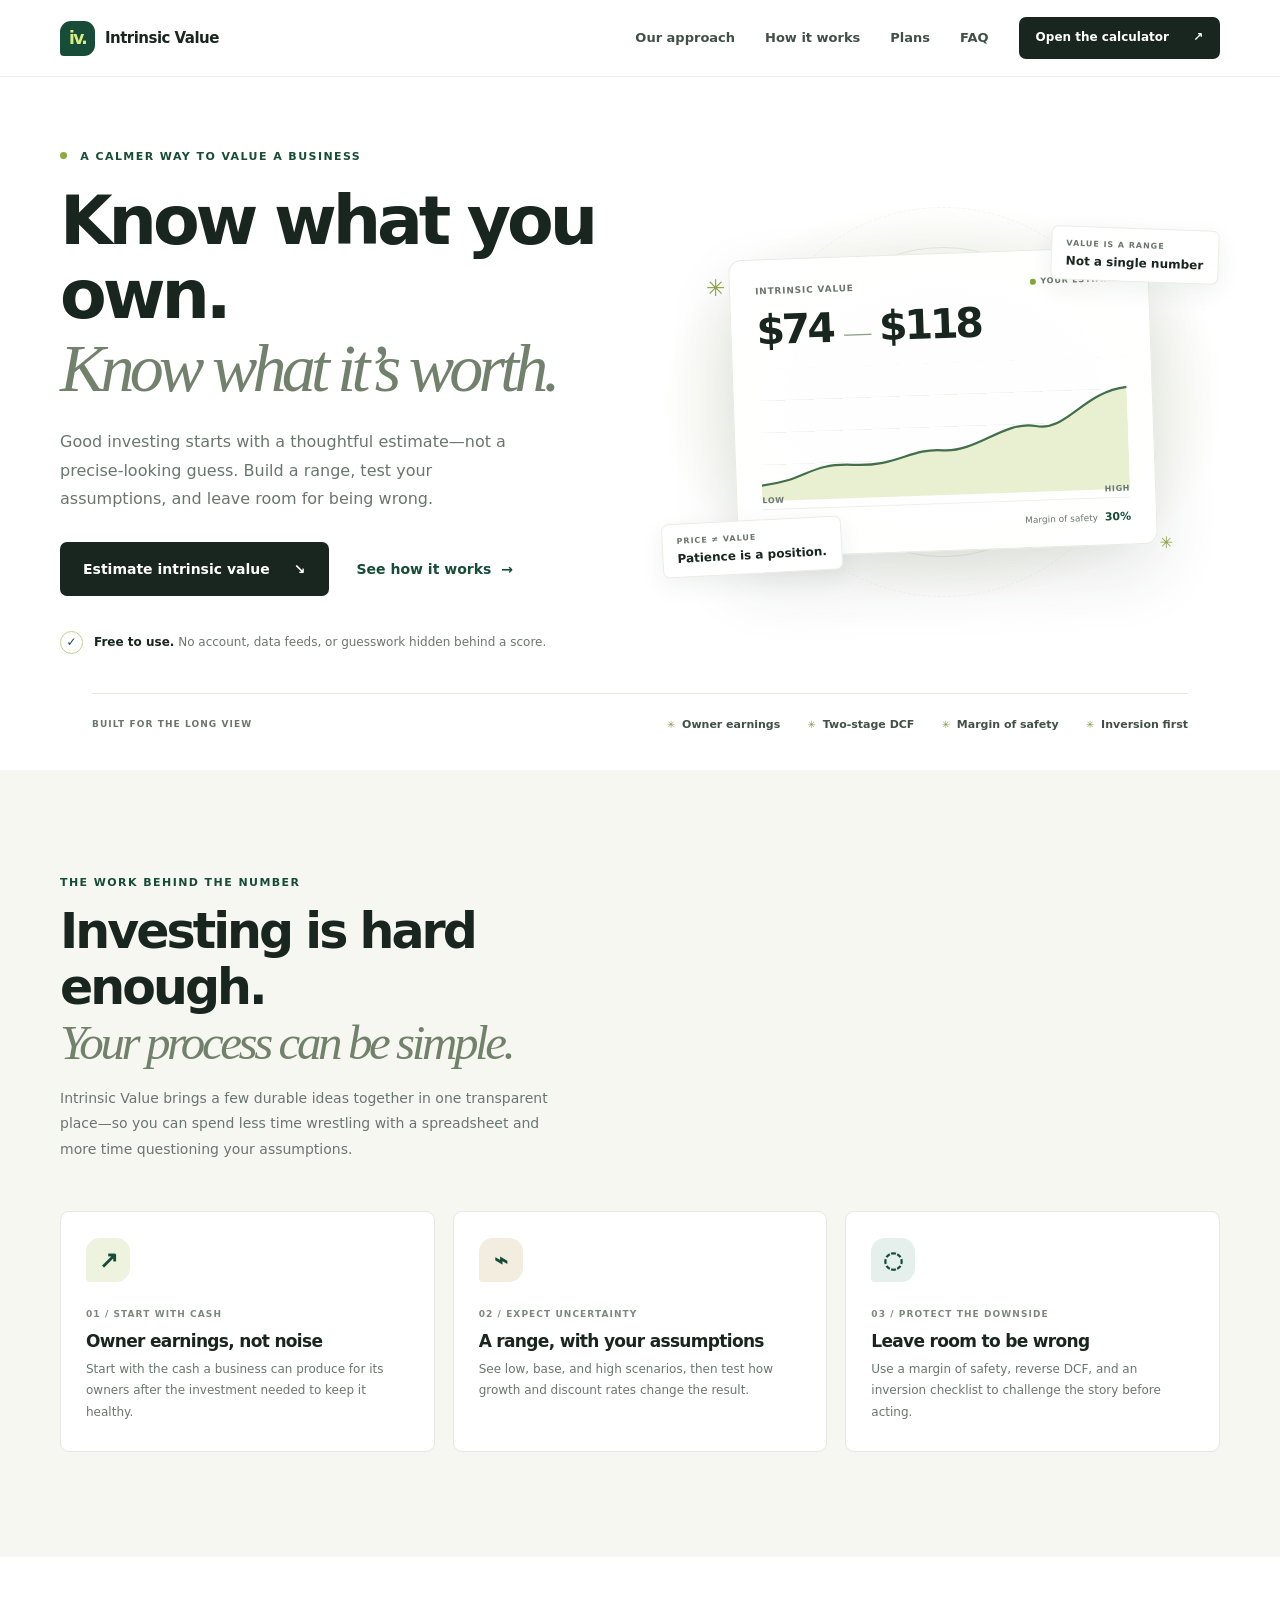
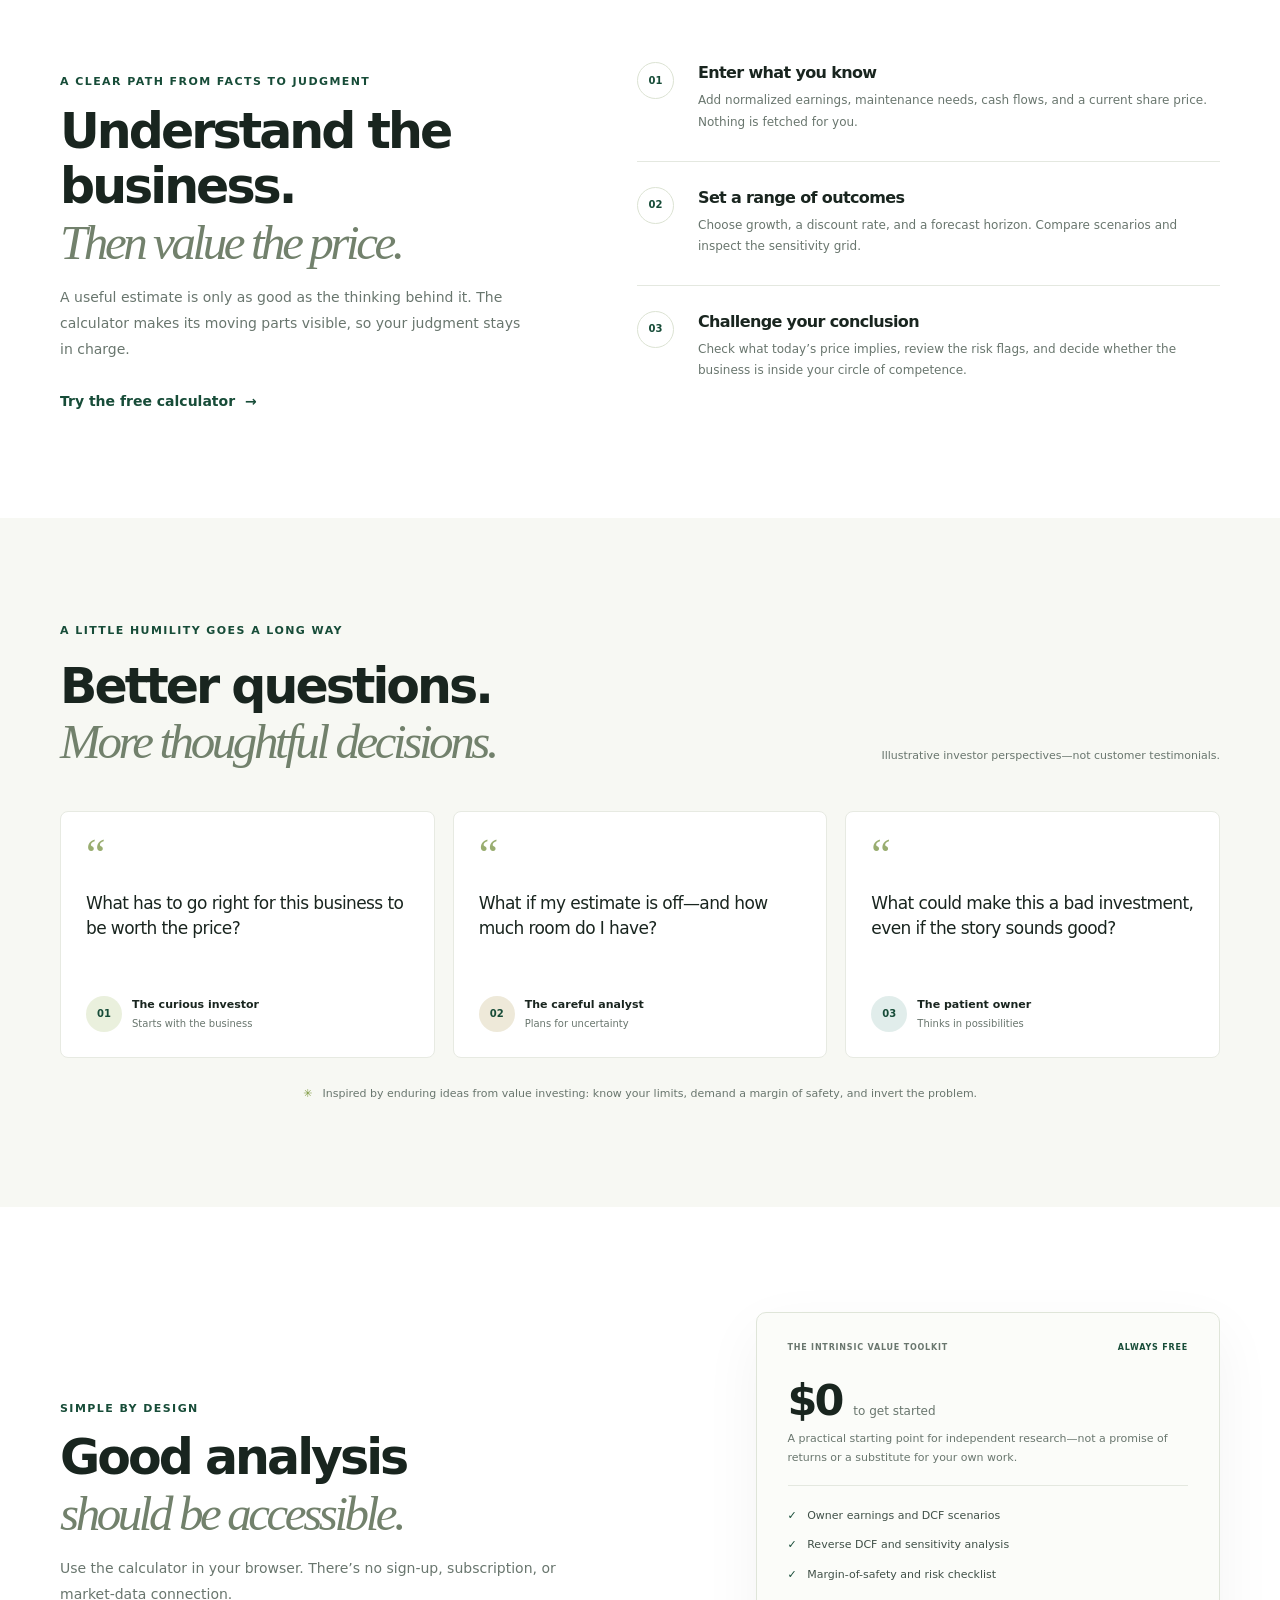
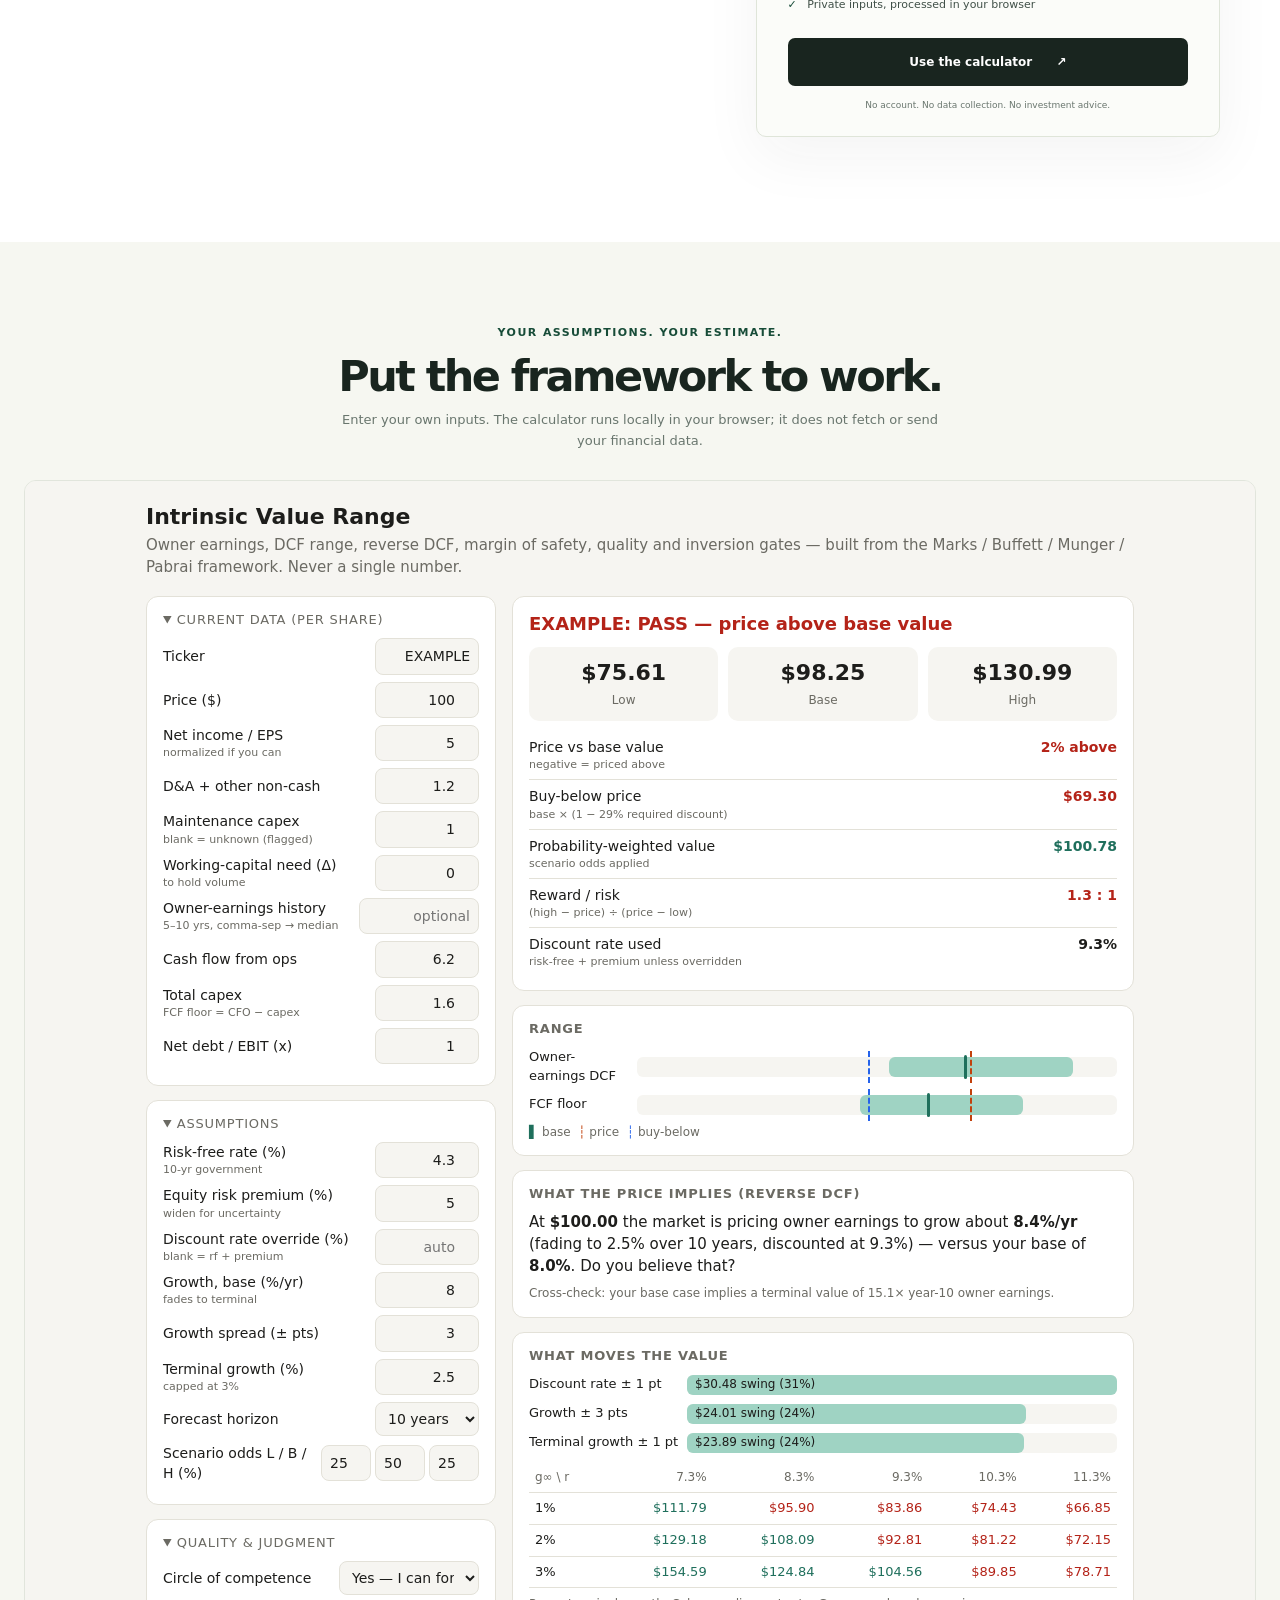
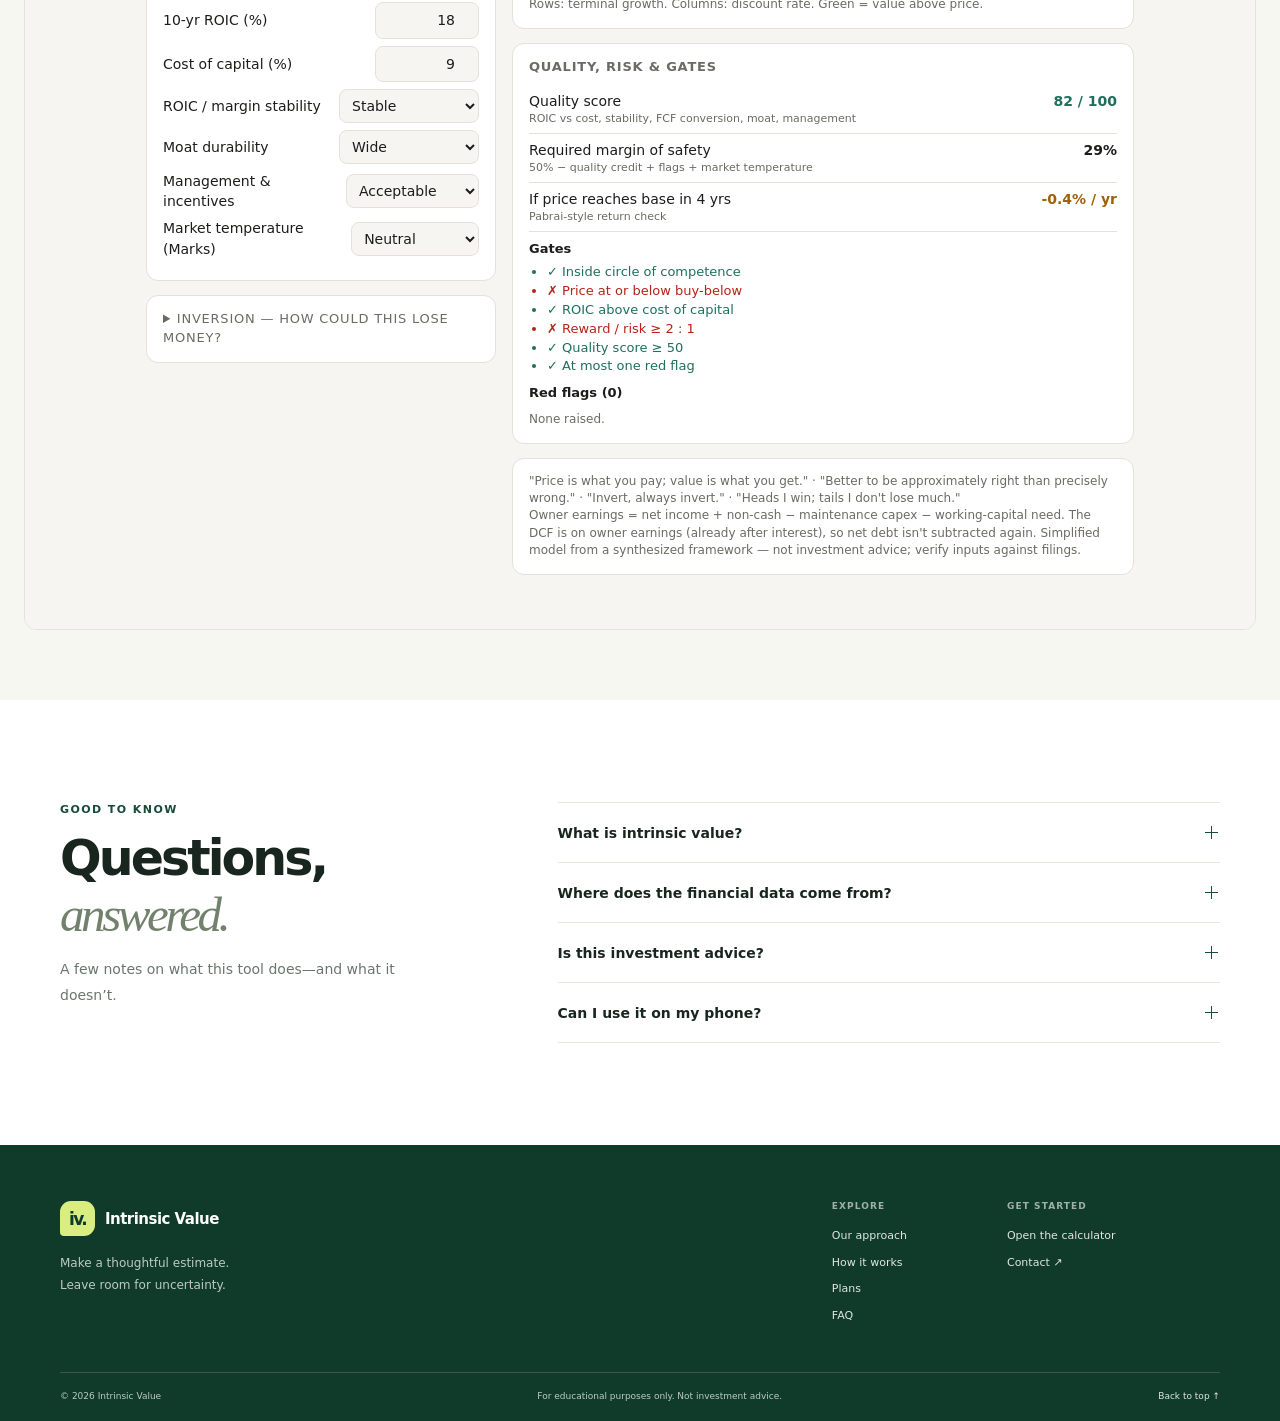
<file: index.html>
<!doctype html>
<html lang="en">
  <head>
    <meta charset="utf-8">
    <meta name="viewport" content="width=device-width, initial-scale=1">
    <meta name="description" content="Estimate a thoughtful range of intrinsic value with a free, transparent owner-earnings calculator.">
    <meta name="theme-color" content="#f6f5ef">
    <title>Intrinsic Value — Invest with a margin of safety</title>
    <link rel="stylesheet" href="styles.css">
    <script src="script.js" defer></script>
  </head>
  <body>
    <a class="skip-link" href="#main">Skip to content</a>
    <header class="site-header">
      <div class="nav-wrap">
        <a class="brand" href="#home" aria-label="Intrinsic Value home">
          <span class="brand-mark" aria-hidden="true">iv.</span>
          <span>Intrinsic Value</span>
        </a>
        <button class="menu-toggle" type="button" aria-expanded="false" aria-controls="site-nav">
          <span class="menu-icon" aria-hidden="true"></span>
          <span class="sr-only">Toggle navigation</span>
        </button>
        <nav class="site-nav" id="site-nav" aria-label="Main navigation">
          <a href="#approach">Our approach</a>
          <a href="#how-it-works">How it works</a>
          <a href="#pricing">Plans</a>
          <a href="#faq">FAQ</a>
          <a class="button button-small button-dark" href="#calculator">Open the calculator <span aria-hidden="true">↗</span></a>
        </nav>
      </div>
    </header>

    <main id="main">
      <section class="hero section-wrap" id="home">
        <div class="hero-copy">
          <p class="eyebrow"><span class="eyebrow-dot"></span> A calmer way to value a business</p>
          <h1>Know what you own.<br><span>Know what it’s worth.</span></h1>
          <p class="hero-intro">Good investing starts with a thoughtful estimate—not a precise-looking guess. Build a range, test your assumptions, and leave room for being wrong.</p>
          <div class="hero-actions">
            <a class="button button-dark" href="#calculator">Estimate intrinsic value <span aria-hidden="true">↘</span></a>
            <a class="text-link" href="#how-it-works">See how it works <span aria-hidden="true">→</span></a>
          </div>
          <div class="hero-proof">
            <span class="proof-icon" aria-hidden="true">✓</span>
            <p><strong>Free to use.</strong> No account, data feeds, or guesswork hidden behind a score.</p>
          </div>
        </div>
        <div class="hero-art" aria-label="Illustration of a business valuation range">
          <div class="art-orbit orbit-one"></div>
          <div class="art-orbit orbit-two"></div>
          <div class="art-note note-top"><span>VALUE IS A RANGE</span><b>Not a single number</b></div>
          <div class="art-card">
            <div class="art-card-head"><span>INTRINSIC VALUE</span><span class="art-live"><i></i> YOUR ESTIMATE</span></div>
            <div class="art-value">$74 <span>—</span> $118</div>
            <div class="art-chart" aria-hidden="true">
              <div class="chart-grid"></div>
              <svg viewBox="0 0 420 130" role="img" aria-label="Illustrative rising owner earnings curve">
                <path class="chart-fill" d="M0 112 C52 108 54 88 105 92 S170 75 208 79 S280 47 315 55 S370 18 420 14 V130 H0Z"></path>
                <path class="chart-line" d="M0 112 C52 108 54 88 105 92 S170 75 208 79 S280 47 315 55 S370 18 420 14"></path>
              </svg>
              <span class="chart-label label-low">LOW</span><span class="chart-label label-high">HIGH</span>
            </div>
            <div class="art-card-foot"><span>Owner earnings</span><span>Margin of safety <b>30%</b></span></div>
          </div>
          <div class="art-note note-bottom"><span>PRICE ≠ VALUE</span><b>Patience is a position.</b></div>
          <span class="art-spark spark-one" aria-hidden="true">✳</span>
          <span class="art-spark spark-two" aria-hidden="true">✳</span>
        </div>
        <div class="hero-bottom">
          <span>BUILT FOR THE LONG VIEW</span>
          <div><span>Owner earnings</span><span>Two-stage DCF</span><span>Margin of safety</span><span>Inversion first</span></div>
        </div>
      </section>

      <section class="section section-cream" id="approach">
        <div class="section-wrap">
          <div class="section-heading">
            <p class="eyebrow">The work behind the number</p>
            <h2>Investing is hard enough.<br><span>Your process can be simple.</span></h2>
            <p>Intrinsic Value brings a few durable ideas together in one transparent place—so you can spend less time wrestling with a spreadsheet and more time questioning your assumptions.</p>
          </div>
          <div class="feature-grid">
            <article class="feature-card">
              <span class="feature-icon icon-earnings" aria-hidden="true">↗</span>
              <p class="card-number">01 / START WITH CASH</p>
              <h3>Owner earnings, not noise</h3>
              <p>Start with the cash a business can produce for its owners after the investment needed to keep it healthy.</p>
            </article>
            <article class="feature-card">
              <span class="feature-icon icon-range" aria-hidden="true">⌁</span>
              <p class="card-number">02 / EXPECT UNCERTAINTY</p>
              <h3>A range, with your assumptions</h3>
              <p>See low, base, and high scenarios, then test how growth and discount rates change the result.</p>
            </article>
            <article class="feature-card">
              <span class="feature-icon icon-safety" aria-hidden="true">◌</span>
              <p class="card-number">03 / PROTECT THE DOWNSIDE</p>
              <h3>Leave room to be wrong</h3>
              <p>Use a margin of safety, reverse DCF, and an inversion checklist to challenge the story before acting.</p>
            </article>
          </div>
        </div>
      </section>

      <section class="section process-section" id="how-it-works">
        <div class="section-wrap process-layout">
          <div class="section-heading process-heading">
            <p class="eyebrow">A clear path from facts to judgment</p>
            <h2>Understand the business.<br><span>Then value the price.</span></h2>
            <p>A useful estimate is only as good as the thinking behind it. The calculator makes its moving parts visible, so your judgment stays in charge.</p>
            <a class="text-link" href="#calculator">Try the free calculator <span aria-hidden="true">→</span></a>
          </div>
          <ol class="steps">
            <li><span class="step-number">01</span><div><h3>Enter what you know</h3><p>Add normalized earnings, maintenance needs, cash flows, and a current share price. Nothing is fetched for you.</p></div></li>
            <li><span class="step-number">02</span><div><h3>Set a range of outcomes</h3><p>Choose growth, a discount rate, and a forecast horizon. Compare scenarios and inspect the sensitivity grid.</p></div></li>
            <li><span class="step-number">03</span><div><h3>Challenge your conclusion</h3><p>Check what today’s price implies, review the risk flags, and decide whether the business is inside your circle of competence.</p></div></li>
          </ol>
        </div>
      </section>

      <section class="section voices-section">
        <div class="section-wrap">
          <div class="voices-heading">
            <div><p class="eyebrow">A little humility goes a long way</p><h2>Better questions.<br><span>More thoughtful decisions.</span></h2></div>
            <p class="voices-note">Illustrative investor perspectives—not customer testimonials.</p>
          </div>
          <div class="voice-grid">
            <blockquote><span class="quote-mark" aria-hidden="true">“</span><p>What has to go right for this business to be worth the price?</p><footer><span class="avatar avatar-one" aria-hidden="true">01</span><span><b>The curious investor</b><small>Starts with the business</small></span></footer></blockquote>
            <blockquote><span class="quote-mark" aria-hidden="true">“</span><p>What if my estimate is off—and how much room do I have?</p><footer><span class="avatar avatar-two" aria-hidden="true">02</span><span><b>The careful analyst</b><small>Plans for uncertainty</small></span></footer></blockquote>
            <blockquote><span class="quote-mark" aria-hidden="true">“</span><p>What could make this a bad investment, even if the story sounds good?</p><footer><span class="avatar avatar-three" aria-hidden="true">03</span><span><b>The patient owner</b><small>Thinks in possibilities</small></span></footer></blockquote>
          </div>
          <p class="principle-note"><span aria-hidden="true">✳</span> Inspired by enduring ideas from value investing: know your limits, demand a margin of safety, and invert the problem.</p>
        </div>
      </section>

      <section class="section pricing-section" id="pricing">
        <div class="section-wrap pricing-layout">
          <div class="section-heading">
            <p class="eyebrow">Simple by design</p>
            <h2>Good analysis<br><span>should be accessible.</span></h2>
            <p>Use the calculator in your browser. There’s no sign-up, subscription, or market-data connection.</p>
          </div>
          <article class="price-card">
            <div class="price-top"><span>THE INTRINSIC VALUE TOOLKIT</span><span class="price-badge">ALWAYS FREE</span></div>
            <p class="price-amount">$0 <span>to get started</span></p>
            <p class="price-description">A practical starting point for independent research—not a promise of returns or a substitute for your own work.</p>
            <ul>
              <li><span aria-hidden="true">✓</span> Owner earnings and DCF scenarios</li>
              <li><span aria-hidden="true">✓</span> Reverse DCF and sensitivity analysis</li>
              <li><span aria-hidden="true">✓</span> Margin-of-safety and risk checklist</li>
              <li><span aria-hidden="true">✓</span> Private inputs, processed in your browser</li>
            </ul>
            <a class="button button-dark button-wide" href="#calculator">Use the calculator <span aria-hidden="true">↗</span></a>
            <p class="price-footnote">No account. No data collection. No investment advice.</p>
          </article>
        </div>
      </section>

      <section class="calculator-section" id="calculator">
        <div class="section-wrap calculator-intro">
          <p class="eyebrow">Your assumptions. Your estimate.</p>
          <h2>Put the framework to work.</h2>
          <p>Enter your own inputs. The calculator runs locally in your browser; it does not fetch or send your financial data.</p>
        </div>
        <div class="calculator-frame-wrap">
          <iframe id="calculator-frame" title="Interactive intrinsic value calculator" src="calculator.html" loading="lazy"></iframe>
        </div>
      </section>

      <section class="section faq-section" id="faq">
        <div class="section-wrap faq-layout">
          <div class="section-heading">
            <p class="eyebrow">Good to know</p>
            <h2>Questions, <span>answered.</span></h2>
            <p>A few notes on what this tool does—and what it doesn’t.</p>
          </div>
          <div class="faq-list">
            <article class="faq-item">
              <h3><button type="button" aria-expanded="false" aria-controls="faq-answer-1" id="faq-question-1">What is intrinsic value?<span aria-hidden="true"></span></button></h3>
              <div class="faq-answer" id="faq-answer-1" role="region" aria-labelledby="faq-question-1" hidden><p>It’s an estimate of the value of a business based on the cash it may generate for owners over time. Because future cash flows are uncertain, this tool shows a range rather than claiming there is one exact answer.</p></div>
            </article>
            <article class="faq-item">
              <h3><button type="button" aria-expanded="false" aria-controls="faq-answer-2" id="faq-question-2">Where does the financial data come from?<span aria-hidden="true"></span></button></h3>
              <div class="faq-answer" id="faq-answer-2" role="region" aria-labelledby="faq-question-2" hidden><p>You provide every input. The calculator does not connect to market feeds, fetch company filings, or transmit your entries. Verify figures against current primary sources before using them.</p></div>
            </article>
            <article class="faq-item">
              <h3><button type="button" aria-expanded="false" aria-controls="faq-answer-3" id="faq-question-3">Is this investment advice?<span aria-hidden="true"></span></button></h3>
              <div class="faq-answer" id="faq-answer-3" role="region" aria-labelledby="faq-question-3" hidden><p>No. It is an educational decision-support tool, not a recommendation to buy or sell a security. The output depends on your assumptions and can be wrong.</p></div>
            </article>
            <article class="faq-item">
              <h3><button type="button" aria-expanded="false" aria-controls="faq-answer-4" id="faq-question-4">Can I use it on my phone?<span aria-hidden="true"></span></button></h3>
              <div class="faq-answer" id="faq-answer-4" role="region" aria-labelledby="faq-question-4" hidden><p>Yes. The site and calculator are designed to adapt to narrow screens. For detailed sensitivity tables, you can scroll horizontally within the table on smaller devices.</p></div>
            </article>
          </div>
        </div>
      </section>
    </main>

    <footer class="site-footer" id="contact">
      <div class="section-wrap footer-main">
        <div class="footer-brand"><a class="brand brand-light" href="#home"><span class="brand-mark" aria-hidden="true">iv.</span><span>Intrinsic Value</span></a><p>Make a thoughtful estimate.<br>Leave room for uncertainty.</p></div>
        <div class="footer-links"><div><h2>Explore</h2><a href="#approach">Our approach</a><a href="#how-it-works">How it works</a><a href="#pricing">Plans</a><a href="#faq">FAQ</a></div><div><h2>Get started</h2><a href="#calculator">Open the calculator</a><a href="mailto:hello@intrinsicvalue.example">Contact <span aria-hidden="true">↗</span></a></div></div>
      </div>
      <div class="section-wrap footer-bottom"><span>© <span id="current-year">2026</span> Intrinsic Value</span><span>For educational purposes only. Not investment advice.</span><a href="#home">Back to top ↑</a></div>
    </footer>
  </body>
</html>
</file>
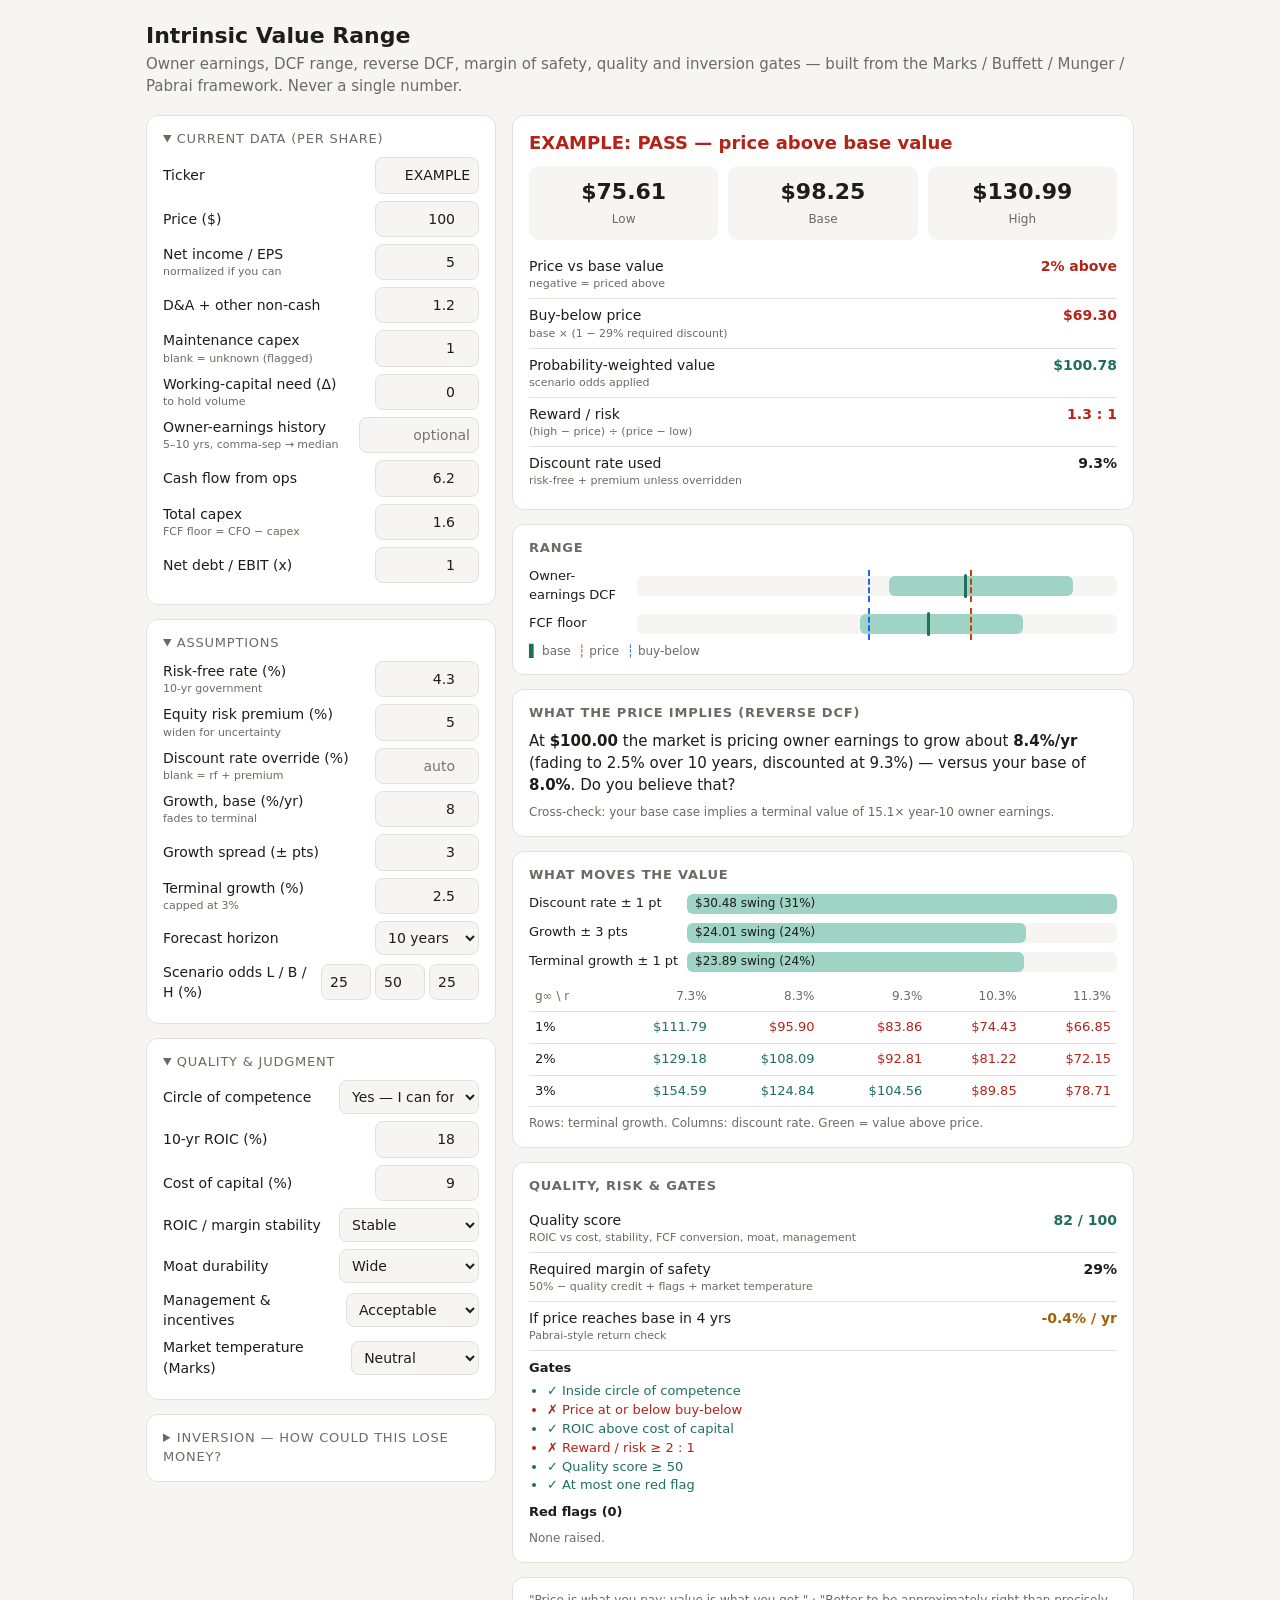
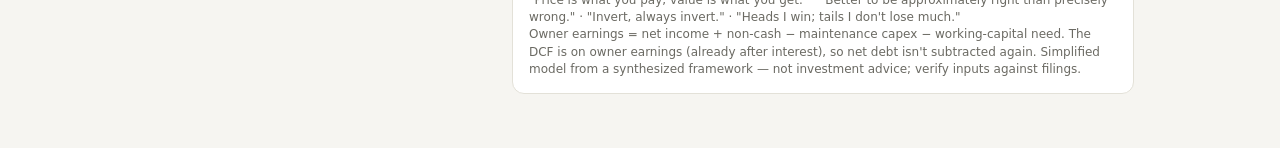
<file: calculator.html>
<!DOCTYPE html>
<html lang="en"><head><meta charset="utf-8">
<meta name="viewport" content="width=device-width, initial-scale=1, viewport-fit=cover">
<title>Intrinsic Value Range</title>
<style>
:root{--bg:#f6f5f1;--card:#fff;--ink:#1d1d1b;--mut:#6b6a63;--line:#e3e1d8;--acc:#1f6f5c;--bar:#9fd3c3;--base:#1f6f5c;--price:#c2410c;--buy:#2563eb;--bad:#b42318;--good:#1f6f5c;--warn:#a16207;
box-sizing:border-box;padding-top:env(safe-area-inset-top,0px);padding-bottom:env(safe-area-inset-bottom,0px)}
@media (prefers-color-scheme:dark){:root:not([data-theme="light"]){--bg:#121513;--card:#1b1f1c;--ink:#ecebe4;--mut:#9a9a90;--line:#2c322d;--acc:#5fc4a8;--bar:#2d5a4d;--base:#5fc4a8;--price:#fb923c;--buy:#60a5fa;--bad:#f87171;--good:#5fc4a8;--warn:#fbbf24}}
:root[data-theme="dark"]{--bg:#121513;--card:#1b1f1c;--ink:#ecebe4;--mut:#9a9a90;--line:#2c322d;--acc:#5fc4a8;--bar:#2d5a4d;--base:#5fc4a8;--price:#fb923c;--buy:#60a5fa;--bad:#f87171;--good:#5fc4a8;--warn:#fbbf24}
*{box-sizing:border-box}html{scroll-padding-top:env(safe-area-inset-top,0px)}
body{margin:0;background:var(--bg);color:var(--ink);font:15px/1.45 system-ui,-apple-system,"Segoe UI",Roboto,sans-serif}
main{max-width:1020px;margin:0 auto;padding:20px 16px 40px}
h1{font-size:22px;margin:0 0 2px}p.sub{color:var(--mut);margin:0 0 18px}
.grid{display:grid;grid-template-columns:minmax(0,350px) minmax(0,1fr);gap:16px;align-items:start}
@media(max-width:780px){.grid{grid-template-columns:1fr}}
.card{background:var(--card);border:1px solid var(--line);border-radius:12px;padding:14px 16px;margin-bottom:14px}
h2,summary{font-size:13px;text-transform:uppercase;letter-spacing:.06em;color:var(--mut);margin:0 0 8px;cursor:default}
summary{cursor:pointer;margin:0}details[open] summary{margin-bottom:8px}
label{display:flex;justify-content:space-between;align-items:center;gap:10px;margin:7px 0;font-size:14px}
label small{display:block;color:var(--mut);font-size:11px}
input,select{width:104px;padding:7px 8px;border:1px solid var(--line);border-radius:8px;background:var(--bg);color:var(--ink);font:inherit;text-align:right}
select{width:140px;text-align:left}
input:focus,select:focus{outline:2px solid var(--acc);outline-offset:1px}
.ck{justify-content:flex-start;gap:8px;margin:5px 0;font-size:13px}.ck input{width:auto}
.sig{font-size:18px;font-weight:700;margin-bottom:10px}
.hero{display:grid;grid-template-columns:repeat(3,1fr);gap:10px;text-align:center}
.hero div{background:var(--bg);border-radius:10px;padding:10px 4px}
.hero b{display:block;font-size:22px}.hero i{font-style:normal;font-size:12px;color:var(--mut)}
.kv{display:flex;justify-content:space-between;gap:10px;padding:6px 0;border-bottom:1px solid var(--line);font-size:14px}.kv:last-child{border:0}
.kv span small{display:block;color:var(--mut);font-size:11px}.kv b{white-space:nowrap}
.row{display:grid;grid-template-columns:100px 1fr;gap:8px;align-items:center;margin:9px 0;font-size:13px}
.track{position:relative;height:20px;background:var(--bg);border-radius:6px}
.bar{position:absolute;top:0;height:100%;background:var(--bar);border-radius:6px}
.mk{position:absolute;top:-2px;width:3px;height:24px;background:var(--base);border-radius:2px}
.pl{position:absolute;top:-6px;bottom:-6px;width:0;border-left:2px dashed var(--price)}.bl{border-color:var(--buy)}
.leg{font-size:12px;color:var(--mut);margin-top:8px}
.scroll{overflow-x:auto}table{width:100%;border-collapse:collapse;font-size:13px}
th,td{padding:6px;text-align:right;border-bottom:1px solid var(--line);white-space:nowrap}th:first-child,td:first-child{text-align:left}th{color:var(--mut);font-weight:500;font-size:12px}
.g{color:var(--good)}.b{color:var(--bad)}.w{color:var(--warn)}
.note{font-size:12px;color:var(--mut);margin-top:8px}ul.fl{margin:4px 0 0;padding-left:18px;font-size:13px}
</style></head><body><main>
<h1>Intrinsic Value Range</h1>
<p class="sub">Owner earnings, DCF range, reverse DCF, margin of safety, quality and inversion gates — built from the Marks / Buffett / Munger / Pabrai framework. Never a single number.</p>
<div class="grid">
<div>
 <div class="card"><details open><summary>Current data (per share)</summary>
  <label>Ticker<input id="tk" type="text" value="EXAMPLE" style="text-transform:uppercase"></label>
  <label>Price ($)<input id="px" type="number" step="any" value="100"></label>
  <label><span>Net income / EPS<small>normalized if you can</small></span><input id="eps" type="number" step="any" value="5"></label>
  <label><span>D&amp;A + other non-cash</span><input id="da" type="number" step="any" value="1.2"></label>
  <label><span>Maintenance capex<small>blank = unknown (flagged)</small></span><input id="mx" type="number" step="any" value="1"></label>
  <label><span>Working-capital need (Δ)<small>to hold volume</small></span><input id="dwc" type="number" step="any" value="0"></label>
  <label><span>Owner-earnings history<small>5–10 yrs, comma-sep → median</small></span><input id="hist" type="text" placeholder="optional" style="width:120px"></label>
  <label><span>Cash flow from ops</span><input id="cfo" type="number" step="any" value="6.2"></label>
  <label><span>Total capex<small>FCF floor = CFO − capex</small></span><input id="cx" type="number" step="any" value="1.6"></label>
  <label><span>Net debt / EBIT (x)</span><input id="ndx" type="number" step="any" value="1"></label>
 </details></div>
 <div class="card"><details open><summary>Assumptions</summary>
  <label><span>Risk-free rate (%)<small>10-yr government</small></span><input id="rf" type="number" step="any" value="4.3"></label>
  <label><span>Equity risk premium (%)<small>widen for uncertainty</small></span><input id="erp" type="number" step="any" value="5"></label>
  <label><span>Discount rate override (%)<small>blank = rf + premium</small></span><input id="rov" type="number" step="any" placeholder="auto"></label>
  <label><span>Growth, base (%/yr)<small>fades to terminal</small></span><input id="g" type="number" step="any" value="8"></label>
  <label><span>Growth spread (± pts)</span><input id="sp" type="number" step="any" value="3"></label>
  <label><span>Terminal growth (%)<small>capped at 3%</small></span><input id="tg" type="number" step="any" value="2.5"></label>
  <label>Forecast horizon<select id="n" style="width:104px"><option value="5">5 years</option><option value="7">7 years</option><option value="10" selected>10 years</option></select></label>
  <label><span>Scenario odds L / B / H (%)</span><span style="display:flex;gap:4px"><input id="wl" type="number" value="25" style="width:50px"><input id="wb" type="number" value="50" style="width:50px"><input id="wh" type="number" value="25" style="width:50px"></span></label>
 </details></div>
 <div class="card"><details open><summary>Quality &amp; judgment</summary>
  <label>Circle of competence<select id="cc"><option value="2">Yes — I can forecast it</option><option value="1">Partly</option><option value="0">No — too hard</option></select></label>
  <label><span>10-yr ROIC (%)</span><input id="roic" type="number" step="any" value="18"></label>
  <label><span>Cost of capital (%)</span><input id="wacc" type="number" step="any" value="9"></label>
  <label>ROIC / margin stability<select id="stab"><option value="0">Volatile</option><option value="1">Mixed</option><option value="2" selected>Stable</option></select></label>
  <label>Moat durability<select id="moat"><option value="0">None / weak</option><option value="1">Narrow</option><option value="2" selected>Wide</option><option value="3">Exceptional</option></select></label>
  <label>Management &amp; incentives<select id="mg"><option value="0">Poor</option><option value="1" selected>Acceptable</option><option value="2">Excellent</option></select></label>
  <label>Market temperature (Marks)<select id="tp"><option value="-3">Fearful</option><option value="0" selected>Neutral</option><option value="3">Optimistic</option><option value="6">Euphoric</option></select></label>
 </details></div>
 <div class="card"><details><summary>Inversion — how could this lose money?</summary><div id="inv"></div></details></div>
</div>
<div>
 <div class="card"><div class="sig" id="sig"></div>
  <div class="hero"><div><b id="hl">–</b><i>Low</i></div><div><b id="hb">–</b><i>Base</i></div><div><b id="hh">–</b><i>High</i></div></div>
  <div style="margin-top:10px" id="kv"></div></div>
 <div class="card"><h2>Range</h2><div id="ff"></div><div class="leg"><span style="color:var(--base)">▌</span> base &nbsp;<span style="color:var(--price)">┆</span> price &nbsp;<span style="color:var(--buy)">┆</span> buy-below</div></div>
 <div class="card"><h2>What the price implies (reverse DCF)</h2><div id="rev"></div></div>
 <div class="card"><h2>What moves the value</h2><div id="drv"></div>
  <div class="scroll" style="margin-top:10px"><table id="sens"></table></div>
  <div class="note">Rows: terminal growth. Columns: discount rate. Green = value above price.</div></div>
 <div class="card"><h2>Quality, risk &amp; gates</h2><div id="qr"></div></div>
 <div class="card note" style="margin-top:0">"Price is what you pay; value is what you get." · "Better to be approximately right than precisely wrong." · "Invert, always invert." · "Heads I win; tails I don't lose much."<br>Owner earnings = net income + non-cash − maintenance capex − working-capital need. The DCF is on owner earnings (already after interest), so net debt isn't subtracted again. Simplified model from a synthesized framework — not investment advice; verify inputs against filings.</div>
</div></div>
<script>
const $=i=>document.getElementById(i),N=i=>parseFloat($(i).value),ok=x=>isFinite(x)&&x>0,cl=(x,a,b)=>Math.min(b,Math.max(a,x));
const fm=x=>ok(x)?'$'+x.toLocaleString(undefined,{minimumFractionDigits:2,maximumFractionDigits:2}):'n/a';
const INV=['Leverage / refinancing cliff','Obsolescence or disruption','Fraud or aggressive accounting','Key-man dependence','Heavy cyclicality','Commodity price-taker, no cost edge','Serial acquisitions / dilution','"This time it\'s different" narrative'];
$('inv').innerHTML=INV.map((t,i)=>`<label class="ck"><input type="checkbox" class="iv" value="${t.replace(/"/g,'&quot;')}"> ${t}</label>`).join('');
function dcf(oe,g,r,tg,n){if(!ok(oe)||!isFinite(r)||r<=tg)return null;let f=oe,pv=0;for(let t=1;t<=n;t++){f*=1+(n>1?g+(tg-g)*(t-1)/(n-1):g);pv+=f/Math.pow(1+r,t)}const tv=f*(1+tg)/(r-tg);return{v:pv+tv/Math.pow(1+r,n),m:tv/f}}
const V=(...a)=>{const o=dcf(...a);return o?o.v:NaN};
const med=a=>{const s=[...a].sort((x,y)=>x-y),m=s.length>>1;return s.length%2?s[m]:(s[m-1]+s[m])/2};
function calc(){
 const px=N('px'),eps=N('eps'),da=N('da')||0,mxv=$('mx').value.trim(),mx=parseFloat(mxv)||0,dwc=N('dwc')||0;
 const hist=$('hist').value.split(/[,\s]+/).map(parseFloat).filter(isFinite);
 const oe=hist.length>=3?med(hist):eps+da-mx-dwc;
 const ov=N('rov'),r=ov>0?ov/100:(N('rf')+N('erp'))/100,n=+$('n').value,g=N('g')/100,sp=N('sp')/100,tgIn=N('tg')/100,tg=Math.min(tgIn,.03);
 const gs=[g-sp,g,g+sp],rs=[r+.01,r,r-.01],sc=f=>[0,1,2].map(i=>V(f,gs[i],rs[i],tg,n));
 const v=sc(oe),fcf=N('cfo')-N('cx'),fv=ok(fcf)?sc(fcf):[NaN,NaN,NaN],okv=v.every(ok);
 // quality
 const roic=N('roic'),cc=N('wacc'),conv=ok(fcf)&&ok(eps)?fcf/eps:NaN;
 const q=cl((roic-cc)/10,0,1)*30+(+$('stab').value)/2*20+cl(((isFinite(conv)?conv:.8)-.5)/.5,0,1)*20+(+$('moat').value)/3*20+(+$('mg').value)/2*10;
 // flags
 const auto=[];
 if(isFinite(conv)&&conv<.8)auto.push('FCF / net income below 0.8');
 if(ok(N('cx'))&&ok(da)&&N('cx')/da>1.5)auto.push('Capex / D&A above 1.5 — heavy reinvestment');
 if(!mxv)auto.push('Maintenance capex unknown');
 if(roic<cc)auto.push('ROIC below cost of capital — growth destroys value');
 if(tgIn>.03)auto.push('Terminal growth above 3% was capped to 3%');
 if(N('ndx')>3)auto.push('Net debt / EBIT above 3x');
 const man=[...document.querySelectorAll('.iv:checked')].map(e=>e.value),flags=[...auto,...man];
 const need=cl(50-q/100*25+3*man.length+2*auto.length+(+$('tp').value),20,65);
 const out=$('sig'),kv=$('kv');
 if(!okv||!ok(px)){out.textContent='Enter a price and positive owner earnings.';out.className='sig w';['hl','hb','hh'].forEach(i=>$(i).textContent='–');kv.innerHTML='';['ff','rev','drv','qr'].forEach(i=>$(i).innerHTML='');$('sens').innerHTML='';return}
 ['hl','hb','hh'].forEach((id,i)=>$(id).textContent=fm(v[i]));
 const bp=v[1]*(1-need/100),mos=(v[1]-px)/v[1]*100,w=[N('wl'),N('wb'),N('wh')].map(x=>x>0?x:0),ws=w[0]+w[1]+w[2]||1,ev=(w[0]*v[0]+w[1]*v[1]+w[2]*v[2])/ws;
 const asym=px<=v[0]?Infinity:(v[2]-px)/(px-v[0]),ret=Math.pow(v[1]/px,1/4)-1;
 const gates=[['Inside circle of competence',+$('cc').value===2],['Price at or below buy-below',px<=bp],['ROIC above cost of capital',roic>cc],['Reward / risk ≥ 2 : 1',asym>=2],['Quality score ≥ 50',q>=50],['At most one red flag',flags.length<=1]];
 const pass=gates.every(x=>x[1]);let s,c;
 if(+$('cc').value===0){s='PASS — outside circle of competence (too hard)';c='b'}
 else if(pass){s='BUY ZONE — all gates cleared';c='g'}
 else if(px<=v[1]){s='WATCH — below base value, gates not all cleared';c='w'}
 else{s='PASS — price above base value';c='b'}
 out.textContent=($('tk').value||'Stock').toUpperCase()+': '+s;out.className='sig '+c;
 const ln=(t,sm,val,k)=>`<div class="kv"><span>${t}<small>${sm}</small></span><b class="${k||''}">${val}</b></div>`;
 kv.innerHTML=ln('Price vs base value','negative = priced above',(mos>=0?mos.toFixed(0)+'% below':(-mos).toFixed(0)+'% above'),mos>=need?'g':mos>=0?'w':'b')+
  ln('Buy-below price','base × (1 − '+need.toFixed(0)+'% required discount)',fm(bp),px<=bp?'g':'b')+
  ln('Probability-weighted value','scenario odds applied',fm(ev),px<ev?'g':'b')+
  ln('Reward / risk','(high − price) ÷ (price − low)',asym===Infinity?'no downside to low':asym.toFixed(1)+' : 1',asym>=2?'g':'b')+
  ln('Discount rate used','risk-free + premium unless overridden',(r*100).toFixed(1)+'%');
 // chart
 const all=[px,bp,v[2],fv[2]].filter(isFinite),mxs=Math.max(...all)*1.1,p=x=>(x/mxs*100)+'%';
 const lines=`<div class="pl" style="left:${p(px)}"></div><div class="pl bl" style="left:${p(bp)}"></div>`;
 $('ff').innerHTML=`<div class="row"><div>Owner-earnings DCF</div><div class="track"><div class="bar" style="left:${p(v[0])};width:${(v[2]-v[0])/mxs*100}%"></div><div class="mk" style="left:${p(v[1])}"></div>${lines}</div></div>`+(fv.every(ok)?`<div class="row"><div>FCF floor</div><div class="track"><div class="bar" style="left:${p(fv[0])};width:${(fv[2]-fv[0])/mxs*100}%"></div><div class="mk" style="left:${p(fv[1])}"></div>${lines}</div></div>`:'');
 // reverse
 let lo=-.3,hi=.6,rv;
 if(V(oe,hi,r,tg,n)<px)rv='above 60%/yr';else if(V(oe,lo,r,tg,n)>px)rv='below −30%/yr';else{for(let i=0;i<60;i++){const m=(lo+hi)/2;V(oe,m,r,tg,n)<px?lo=m:hi=m}rv=(lo*100).toFixed(1)+'%/yr'}
 const bm=dcf(oe,g,r,tg,n).m;
 $('rev').innerHTML=`<div style="font-size:15px">At <b>${fm(px)}</b> the market is pricing owner earnings to grow about <b>${rv}</b> (fading to ${(tg*100).toFixed(1)}% over ${n} years, discounted at ${(r*100).toFixed(1)}%) — versus your base of <b>${(g*100).toFixed(1)}%</b>. Do you believe that?</div><div class="note">Cross-check: your base case implies a terminal value of ${bm.toFixed(1)}× year-${n} owner earnings.</div>`;
 // drivers + sensitivity
 const dv=[['Growth ± '+(sp*100).toFixed(0)+' pts',V(oe,g+sp,r,tg,n)-V(oe,g-sp,r,tg,n)],['Discount rate ± 1 pt',V(oe,g,r-.01,tg,n)-V(oe,g,r+.01,tg,n)],['Terminal growth ± 1 pt',V(oe,g,r,Math.min(tg+.01,r-.005),n)-V(oe,g,r,tg-.01,n)]].sort((a,b)=>b[1]-a[1]),top=dv[0][1];
 $('drv').innerHTML=dv.map(d=>`<div class="row" style="grid-template-columns:150px 1fr"><div>${d[0]}</div><div class="track"><div class="bar" style="left:0;width:${d[1]/top*100}%"></div><span style="position:absolute;left:8px;top:1px;font-size:12px">${fm(d[1])} swing (${(d[1]/v[1]*100).toFixed(0)}%)</span></div></div>`).join('');
 const rr=[-2,-1,0,1,2].map(k=>r+k/100),tr=[.01,.02,.03];
 $('sens').innerHTML='<tr><th>g∞ \\ r</th>'+rr.map(x=>`<th>${(x*100).toFixed(1)}%</th>`).join('')+'</tr>'+tr.map(t=>`<tr><td>${(t*100).toFixed(0)}%</td>`+rr.map(x=>{const y=V(oe,g,x,t,n);return`<td class="${y>=px?'g':'b'}">${fm(y)}</td>`}).join('')+'</tr>').join('');
 // quality & risk
 const qr=$('qr');
 qr.replaceChildren();
 const metric=(title,description,value,tone='')=>{
  const row=document.createElement('div'),label=document.createElement('span'),note=document.createElement('small'),result=document.createElement('b');
  row.className='kv';label.textContent=title;note.textContent=description;label.append(note);result.textContent=value;if(tone)result.className=tone;row.append(label,result);qr.append(row);
 };
 metric('Quality score','ROIC vs cost, stability, FCF conversion, moat, management',q.toFixed(0)+' / 100',q>=60?'g':q>=40?'w':'b');
 metric('Required margin of safety','50% − quality credit + flags + market temperature',need.toFixed(0)+'%');
 metric('If price reaches base in 4 yrs','Pabrai-style return check',(ret*100).toFixed(1)+'% / yr',ret>=.15?'g':'w');
 const listSection=(title,items,emptyText)=>{
  const section=document.createElement('div'),heading=document.createElement('b');
  section.style.cssText='margin-top:8px;font-size:13px';section.append(heading);heading.textContent=title;
  if(items.length){
   const list=document.createElement('ul');list.className='fl';
   items.forEach(item=>{const entry=document.createElement('li');entry.className=item.className||'';entry.textContent=item.text;list.append(entry)});
   section.append(list);
  }else{
   const empty=document.createElement('div');empty.className='note';empty.textContent=emptyText;section.append(empty);
  }
  qr.append(section);
 };
 listSection('Gates',gates.map(x=>({className:x[1]?'g':'b',text:(x[1]?'✓':'✗')+' '+x[0]})),'');
 listSection('Red flags ('+flags.length+')',flags.map(text=>({text})),'None raised.');
}
document.querySelectorAll('input,select').forEach(e=>e.addEventListener('input',calc));calc();
</script></main></body></html>
</file>
<file: styles.css>
:root {
  color-scheme: light;
  --ink: #19251f;
  --ink-soft: #405048;
  --muted: #69766e;
  --line: #e4e8e0;
  --paper: #f6f7f1;
  --cream: #eef1e8;
  --white: #fff;
  --green: #174c38;
  --green-deep: #103b2b;
  --lime: #d9ed81;
  --serif: Georgia, "Times New Roman", serif;
  --sans: "Segoe UI", system-ui, -apple-system, BlinkMacSystemFont, sans-serif;
  --display: "Segoe UI", system-ui, -apple-system, BlinkMacSystemFont, sans-serif;
}

* { box-sizing: border-box; }
html { scroll-behavior: smooth; scroll-padding-top: 88px; }
body { margin: 0; color: var(--ink); background: var(--white); font: 16px/1.6 var(--sans); -webkit-font-smoothing: antialiased; }
a { color: inherit; }
a:focus-visible, button:focus-visible { outline: 3px solid #8caa32; outline-offset: 4px; }
.section-wrap, .nav-wrap { width: min(1160px, calc(100% - 64px)); margin-inline: auto; }
.skip-link { position: absolute; z-index: 20; top: 8px; left: 8px; padding: 10px 14px; transform: translateY(-150%); background: var(--white); color: var(--ink); }
.skip-link:focus { transform: translateY(0); }
.sr-only { position: absolute; width: 1px; height: 1px; padding: 0; margin: -1px; overflow: hidden; clip: rect(0, 0, 0, 0); white-space: nowrap; border: 0; }

.site-header { position: sticky; z-index: 10; top: 0; border-bottom: 1px solid rgb(25 37 31 / 7%); background: rgb(255 255 255 / 94%); backdrop-filter: blur(14px); }
.nav-wrap { min-height: 76px; display: flex; align-items: center; justify-content: space-between; gap: 30px; }
.brand { display: inline-flex; align-items: center; gap: 10px; color: var(--ink); text-decoration: none; font: 700 15px var(--display); letter-spacing: -.035em; }
.brand-mark { display: grid; width: 35px; height: 35px; place-items: center; border-radius: 11px 11px 11px 4px; background: var(--green); color: var(--lime); font: 800 17px var(--display); letter-spacing: -.1em; }
.site-nav { display: flex; align-items: center; gap: 30px; }
.site-nav > a:not(.button) { color: var(--ink-soft); text-decoration: none; font-size: 13px; font-weight: 600; }
.site-nav > a:not(.button):hover, .footer-links a:hover { color: var(--green); }
.menu-toggle { display: none; }
.button { display: inline-flex; min-height: 54px; align-items: center; justify-content: center; gap: 24px; padding: 0 22px; border: 1px solid transparent; border-radius: 7px; color: var(--white); background: var(--green); text-decoration: none; font-size: 14px; font-weight: 700; transition: background .2s, transform .2s; }
.button:hover { transform: translateY(-2px); background: var(--green-deep); }
.button-small { min-height: 42px; padding-inline: 16px; font-size: 12px; }
.button-dark { background: var(--ink); }
.button-dark:hover { background: var(--green); }
.button-wide { width: 100%; }
.text-link { display: inline-flex; align-items: center; gap: 10px; color: var(--green); text-decoration: none; font-size: 14px; font-weight: 700; }
.text-link:hover { gap: 14px; }

.hero { position: relative; display: grid; grid-template-columns: 1fr 1fr; align-items: center; gap: 50px; min-height: 620px; padding-top: 72px; padding-bottom: 116px; }
.hero-copy { max-width: 545px; }
.eyebrow { margin: 0 0 20px; color: var(--green); font-size: 11px; font-weight: 700; letter-spacing: .13em; line-height: 1.4; text-transform: uppercase; }
.eyebrow-dot { display: inline-block; width: 7px; height: 7px; margin: 0 8px 1px 0; border-radius: 50%; background: #8aab35; }
h1, h2, h3, p { margin-top: 0; }
h1, h2 { font-family: var(--display); letter-spacing: -.06em; }
.hero h1 { max-width: 610px; margin-bottom: 22px; font-size: clamp(46px, 5.4vw, 68px); font-weight: 600; line-height: 1.08; }
h1 span, h2 span { color: #72816c; font-family: var(--serif); font-weight: 400; font-style: italic; letter-spacing: -.07em; }
.hero-intro { max-width: 465px; margin-bottom: 28px; color: var(--muted); font-size: 16px; line-height: 1.8; }
.hero-actions { display: flex; align-items: center; gap: 28px; }
.hero-proof { display: flex; align-items: center; gap: 11px; margin-top: 35px; color: var(--muted); font-size: 12px; }
.hero-proof p { margin: 0; }
.hero-proof strong { color: var(--ink); }
.proof-icon { display: grid; width: 23px; height: 23px; place-items: center; border: 1px solid #bed28c; border-radius: 50%; color: var(--green); font-size: 12px; }
.hero-art { position: relative; display: grid; min-height: 390px; place-items: center; border-radius: 48% 42% 48% 40%; background: radial-gradient(ellipse at center, #e7ecd9 0, #f4f5ed 48%, rgb(246 247 241 / 0%) 73%); }
.art-card { position: relative; z-index: 1; width: min(100%, 420px); padding: 24px 25px 18px; border: 1px solid #e8ebe3; border-radius: 13px; background: rgb(255 255 255 / 96%); box-shadow: 0 27px 65px rgb(35 52 40 / 12%); transform: rotate(-2deg); }
.art-card-head, .art-card-foot { display: flex; align-items: center; justify-content: space-between; gap: 12px; color: var(--muted); font-size: 9px; font-weight: 700; letter-spacing: .09em; }
.art-live { display: flex; align-items: center; gap: 5px; font-size: 8px; }
.art-live i { width: 6px; height: 6px; border-radius: 50%; background: #83a636; }
.art-value { margin: 12px 0 5px; color: var(--ink); font: 600 41px/.99 var(--display); letter-spacing: -.075em; }
.art-value span { color: #93a18b; font: 400 27px var(--serif); }
.art-chart { position: relative; height: 140px; margin-top: 18px; overflow: hidden; }
.art-chart svg { position: absolute; right: 0; bottom: 0; left: 0; width: 100%; height: 130px; overflow: visible; }
.chart-grid { position: absolute; inset: 0 0 15px; background: repeating-linear-gradient(to bottom, transparent 0, transparent 31px, #edf0e8 32px); }
.chart-fill { fill: #e9f0d2; }
.chart-line { fill: none; stroke: #416f4b; stroke-width: 2.5; }
.chart-label { position: absolute; bottom: 2px; color: var(--muted); font-size: 8px; font-weight: 700; letter-spacing: .08em; }
.label-low { left: 0; }.label-high { right: 0; }
.art-card-foot { padding-top: 10px; border-top: 1px solid #eff0eb; font-size: 9px; letter-spacing: 0; font-weight: 500; }
.art-card-foot b { margin-left: 4px; color: var(--green); font-size: 11px; }
.art-note { position: absolute; z-index: 2; display: grid; gap: 3px; padding: 11px 14px; border: 1px solid #ebeee4; border-radius: 7px; background: var(--white); box-shadow: 0 8px 24px rgb(35 52 40 / 7%); transform: rotate(2deg); }
.art-note span { color: var(--muted); font-size: 8px; font-weight: 700; letter-spacing: .12em; }
.art-note b { font: 600 12px var(--display); }
.note-top { top: 21px; right: 1px; }.note-bottom { bottom: 23px; left: -3px; transform: rotate(-3deg); }
.art-orbit { position: absolute; width: 310px; height: 310px; border: 1px solid rgb(95 119 76 / 13%); border-radius: 50%; }
.orbit-two { width: 390px; height: 390px; border-style: dashed; opacity: .45; }
.art-spark { position: absolute; color: #8da845; font-size: 23px; }
.spark-one { top: 63px; left: 41px; }.spark-two { right: 47px; bottom: 41px; font-size: 16px; }
.hero-bottom { position: absolute; right: 32px; bottom: 37px; left: 32px; display: flex; align-items: center; justify-content: space-between; gap: 20px; padding-top: 22px; border-top: 1px solid var(--line); }
.hero-bottom > span { color: var(--muted); font-size: 9px; font-weight: 700; letter-spacing: .12em; }
.hero-bottom div { display: flex; flex-wrap: wrap; gap: 27px; color: var(--ink-soft); font-size: 11px; font-weight: 600; }
.hero-bottom div span::before { content: "✳"; margin-right: 7px; color: #819b44; font-size: 10px; }

.section { padding: 105px 0; }
.section-cream { background: var(--paper); }
.section-heading { max-width: 585px; }
.section-heading .eyebrow { margin-bottom: 14px; }
.section h2, .calculator-intro h2 { margin-bottom: 15px; font-size: clamp(35px, 4.4vw, 49px); font-weight: 600; line-height: 1.13; }
.section-heading > p:not(.eyebrow) { max-width: 510px; margin-bottom: 0; color: var(--muted); font-size: 14px; line-height: 1.85; }
.feature-grid { display: grid; grid-template-columns: repeat(3, 1fr); gap: 18px; margin-top: 48px; }
.feature-card { min-height: 240px; padding: 26px 25px 28px; border: 1px solid #e5e9df; border-radius: 9px; background: var(--white); }
.feature-icon { display: grid; width: 44px; height: 44px; margin-bottom: 25px; place-items: center; border-radius: 14px 14px 14px 4px; color: var(--green); background: #edf3df; font: 600 23px var(--serif); }
.icon-range { background: #f2eddf; }.icon-safety { background: #e5efeb; }
.card-number { margin-bottom: 9px; color: #7b897b; font-size: 9px; font-weight: 700; letter-spacing: .12em; }
.feature-card h3, .steps h3 { margin-bottom: 8px; font: 700 17px var(--display); letter-spacing: -.04em; }
.feature-card > p:last-child, .steps p { margin: 0; color: var(--muted); font-size: 12px; line-height: 1.8; }

.process-layout { display: grid; grid-template-columns: .9fr 1.1fr; align-items: start; gap: 100px; }
.process-heading { padding-top: 12px; }
.process-heading .text-link { margin-top: 27px; }
.steps { margin: 0; padding: 0; list-style: none; }
.steps li { display: grid; grid-template-columns: 42px 1fr; gap: 19px; padding: 0 0 27px; }
.steps li + li { padding-top: 25px; border-top: 1px solid var(--line); }
.step-number { display: grid; width: 37px; height: 37px; place-items: center; border: 1px solid #dce3d3; border-radius: 50%; color: var(--green); font-size: 10px; font-weight: 700; }
.steps h3 { margin-top: 1px; font-size: 16px; }

.voices-section { background: #f7f8f3; }
.voices-heading { display: flex; align-items: end; justify-content: space-between; gap: 24px; }
.voices-heading h2 { margin-bottom: 0; }
.voices-note { margin-bottom: 5px; color: var(--muted); font-size: 11px; }
.voice-grid { display: grid; grid-template-columns: repeat(3, 1fr); gap: 18px; margin-top: 42px; }
.voice-grid blockquote { margin: 0; padding: 25px; border: 1px solid #e7eae2; border-radius: 8px; background: var(--white); }
.quote-mark { color: #99ad70; font: 44px/.8 var(--serif); }
.voice-grid blockquote > p { min-height: 80px; margin: 14px 0 25px; font: 500 17px/1.5 var(--display); letter-spacing: -.035em; }
.voice-grid blockquote footer { display: flex; align-items: center; gap: 10px; }
.avatar { display: grid; width: 36px; height: 36px; place-items: center; border-radius: 50%; color: var(--green); background: #eaf0dd; font-size: 10px; font-weight: 700; }
.avatar-two { background: #eee9d9; }.avatar-three { background: #e1edeb; }
.voice-grid blockquote footer b, .voice-grid blockquote footer small { display: block; }
.voice-grid blockquote footer b { font-size: 11px; }.voice-grid blockquote footer small { margin-top: 2px; color: var(--muted); font-size: 10px; }
.principle-note { margin: 27px 0 0; color: var(--muted); text-align: center; font-size: 11px; }
.principle-note span { margin-right: 7px; color: #819b44; }

.pricing-section { background: var(--white); }
.pricing-layout { display: grid; grid-template-columns: 1fr .78fr; align-items: center; gap: 100px; }
.pricing-layout .section-heading { padding-bottom: 40px; }
.price-card { padding: 29px 31px 23px; border: 1px solid #dfe5d9; border-radius: 10px; background: #fbfcf9; box-shadow: 0 20px 60px rgb(30 49 37 / 5%); }
.price-top { display: flex; justify-content: space-between; gap: 8px; color: var(--muted); font-size: 8px; font-weight: 700; letter-spacing: .1em; }
.price-badge { color: var(--green); }
.price-amount { margin: 24px 0 7px; font: 600 43px/1 var(--display); letter-spacing: -.07em; }
.price-amount span { color: var(--muted); font: 500 12px var(--sans); letter-spacing: 0; }
.price-description { padding-bottom: 17px; border-bottom: 1px solid var(--line); color: var(--muted); font-size: 11px; line-height: 1.75; }
.price-card ul { display: grid; gap: 12px; margin: 21px 0 25px; padding: 0; list-style: none; color: var(--ink-soft); font-size: 11px; }
.price-card li span { margin-right: 7px; color: var(--green); font-weight: 700; }
.price-card .button { min-height: 48px; font-size: 12px; }
.price-footnote { margin: 12px 0 0; color: var(--muted); text-align: center; font-size: 9px; }

.calculator-section { padding: 83px 0 70px; background: var(--paper); }
.calculator-intro { margin-bottom: 28px; text-align: center; }
.calculator-intro .eyebrow { margin-bottom: 12px; }
.calculator-intro h2 { margin-bottom: 10px; font-size: clamp(33px, 4vw, 43px); }
.calculator-intro > p:last-child { max-width: 610px; margin: 0 auto; color: var(--muted); font-size: 13px; }
.calculator-frame-wrap { width: min(1250px, calc(100% - 48px)); margin: 0 auto; overflow: hidden; border: 1px solid #e1e5dc; border-radius: 12px; background: var(--paper); }
#calculator-frame { display: block; width: 100%; min-height: 900px; border: 0; }

.faq-section { padding-block: 102px; }
.faq-layout { display: grid; grid-template-columns: .75fr 1.25fr; gap: 100px; }
.faq-layout .section-heading > p:last-child { max-width: 340px; }
.faq-list { border-top: 1px solid var(--line); }
.faq-item { border-bottom: 1px solid var(--line); }
.faq-item h3 { margin: 0; }
.faq-item button { display: flex; width: 100%; align-items: center; justify-content: space-between; gap: 20px; padding: 21px 0; border: 0; color: var(--ink); background: transparent; text-align: left; font: 600 14px var(--display); cursor: pointer; }
.faq-item button span { position: relative; flex: 0 0 17px; width: 17px; height: 17px; }
.faq-item button span::before, .faq-item button span::after { position: absolute; top: 8px; left: 2px; width: 13px; height: 1px; background: var(--green); content: ""; transition: transform .2s; }
.faq-item button span::after { transform: rotate(90deg); }
.faq-item button[aria-expanded="true"] span::after { transform: rotate(0); }
.faq-answer { padding: 0 35px 18px 0; color: var(--muted); font-size: 12px; line-height: 1.8; }
.faq-answer p { margin: 0; }

.site-footer { padding: 56px 0 17px; color: #ecf0e9; background: var(--green-deep); }
.footer-main { display: flex; justify-content: space-between; gap: 50px; padding-bottom: 48px; }
.brand-light { color: var(--white); }.brand-light .brand-mark { color: var(--green-deep); background: var(--lime); }
.footer-brand > p { margin: 17px 0 0; color: #bdcbbf; font-size: 12px; line-height: 1.8; }
.footer-links { display: flex; gap: 100px; padding-right: 9%; }
.footer-links > div { display: grid; align-content: start; gap: 9px; }
.footer-links h2 { margin: 0 0 7px; color: #9fb2a4; font: 700 9px var(--sans); letter-spacing: .12em; text-transform: uppercase; }
.footer-links a { color: #e0e7df; text-decoration: none; font-size: 11px; }
.footer-bottom { display: flex; justify-content: space-between; gap: 16px; padding-top: 16px; border-top: 1px solid rgb(240 246 237 / 17%); color: #bdcbbf; font-size: 9px; }
.footer-bottom a { color: #e0e7df; text-decoration: none; }

@media (max-width: 900px) {
  .section-wrap, .nav-wrap { width: min(100% - 44px, 720px); }
  .site-nav { gap: 18px; }
  .hero { gap: 25px; min-height: 570px; padding-top: 55px; }
  .hero h1 { font-size: clamp(43px, 6vw, 57px); }
  .hero-art { min-height: 340px; }
  .art-card { width: min(100%, 365px); padding-inline: 20px; }
  .art-orbit { width: 270px; height: 270px; }.orbit-two { width: 340px; height: 340px; }
  .process-layout, .pricing-layout, .faq-layout { gap: 52px; }
}
@media (max-width: 680px) {
  html { scroll-padding-top: 68px; }
  .section-wrap, .nav-wrap { width: calc(100% - 40px); }
  .nav-wrap { min-height: 66px; }
  .menu-toggle { display: grid; width: 42px; height: 42px; place-items: center; border: 1px solid var(--line); border-radius: 6px; background: var(--white); cursor: pointer; }
  .menu-icon, .menu-icon::before, .menu-icon::after { display: block; width: 17px; height: 1.5px; background: var(--ink); transition: transform .2s; }
  .menu-icon { position: relative; }
  .menu-icon::before, .menu-icon::after { position: absolute; left: 0; content: ""; }
  .menu-icon::before { top: -5px; }.menu-icon::after { top: 5px; }
  .menu-toggle[aria-expanded="true"] .menu-icon { background: transparent; }
  .menu-toggle[aria-expanded="true"] .menu-icon::before { top: 0; transform: rotate(45deg); }
  .menu-toggle[aria-expanded="true"] .menu-icon::after { top: 0; transform: rotate(-45deg); }
  .site-nav { position: absolute; top: 65px; right: 0; left: 0; display: none; align-items: stretch; gap: 0; padding: 10px 20px 19px; border-bottom: 1px solid var(--line); background: var(--white); box-shadow: 0 12px 20px rgb(25 37 31 / 6%); }
  .site-nav.is-open { display: flex; flex-direction: column; }
  .site-nav > a:not(.button) { padding: 11px 0; }
  .site-nav .button { margin-top: 8px; }
  .hero { grid-template-columns: 1fr; gap: 25px; min-height: 0; padding-top: 55px; padding-bottom: 115px; }
  .hero h1 { font-size: clamp(43px, 11vw, 57px); }
  .hero-intro { font-size: 14px; }
  .hero-art { width: min(100%, 440px); min-height: 335px; margin: 0 auto; }
  .hero-bottom { right: 0; bottom: 27px; left: 0; align-items: flex-start; flex-direction: column; gap: 10px; }
  .hero-bottom div { gap: 9px 17px; }
  .section { padding: 75px 0; }
  .section h2, .calculator-intro h2 { font-size: 38px; }
  .feature-grid, .voice-grid { grid-template-columns: 1fr; gap: 12px; margin-top: 32px; }
  .feature-card { min-height: 0; padding: 21px; }
  .feature-icon { margin-bottom: 18px; }
  .process-layout, .pricing-layout, .faq-layout { grid-template-columns: 1fr; gap: 37px; }
  .process-heading { padding-top: 0; }
  .voices-heading { align-items: flex-start; flex-direction: column; gap: 12px; }
  .voice-grid blockquote > p { min-height: 0; margin-bottom: 18px; }
  .pricing-layout .section-heading { padding-bottom: 0; }
  .price-card { padding: 25px 22px 20px; }
  .calculator-section { padding: 65px 0 45px; }
  .calculator-frame-wrap { width: calc(100% - 20px); border-radius: 8px; }
  #calculator-frame { min-height: 1250px; }
  .faq-section { padding-block: 74px; }
  .footer-main { flex-direction: column; gap: 35px; }
  .footer-links { gap: 60px; padding-right: 0; }
  .footer-bottom { align-items: flex-start; flex-wrap: wrap; }
  .footer-bottom span:nth-child(2) { width: 100%; order: 3; }
}
@media (prefers-reduced-motion: reduce) {
  *, *::before, *::after { scroll-behavior: auto !important; transition-duration: .01ms !important; animation-duration: .01ms !important; }
}
</file>
